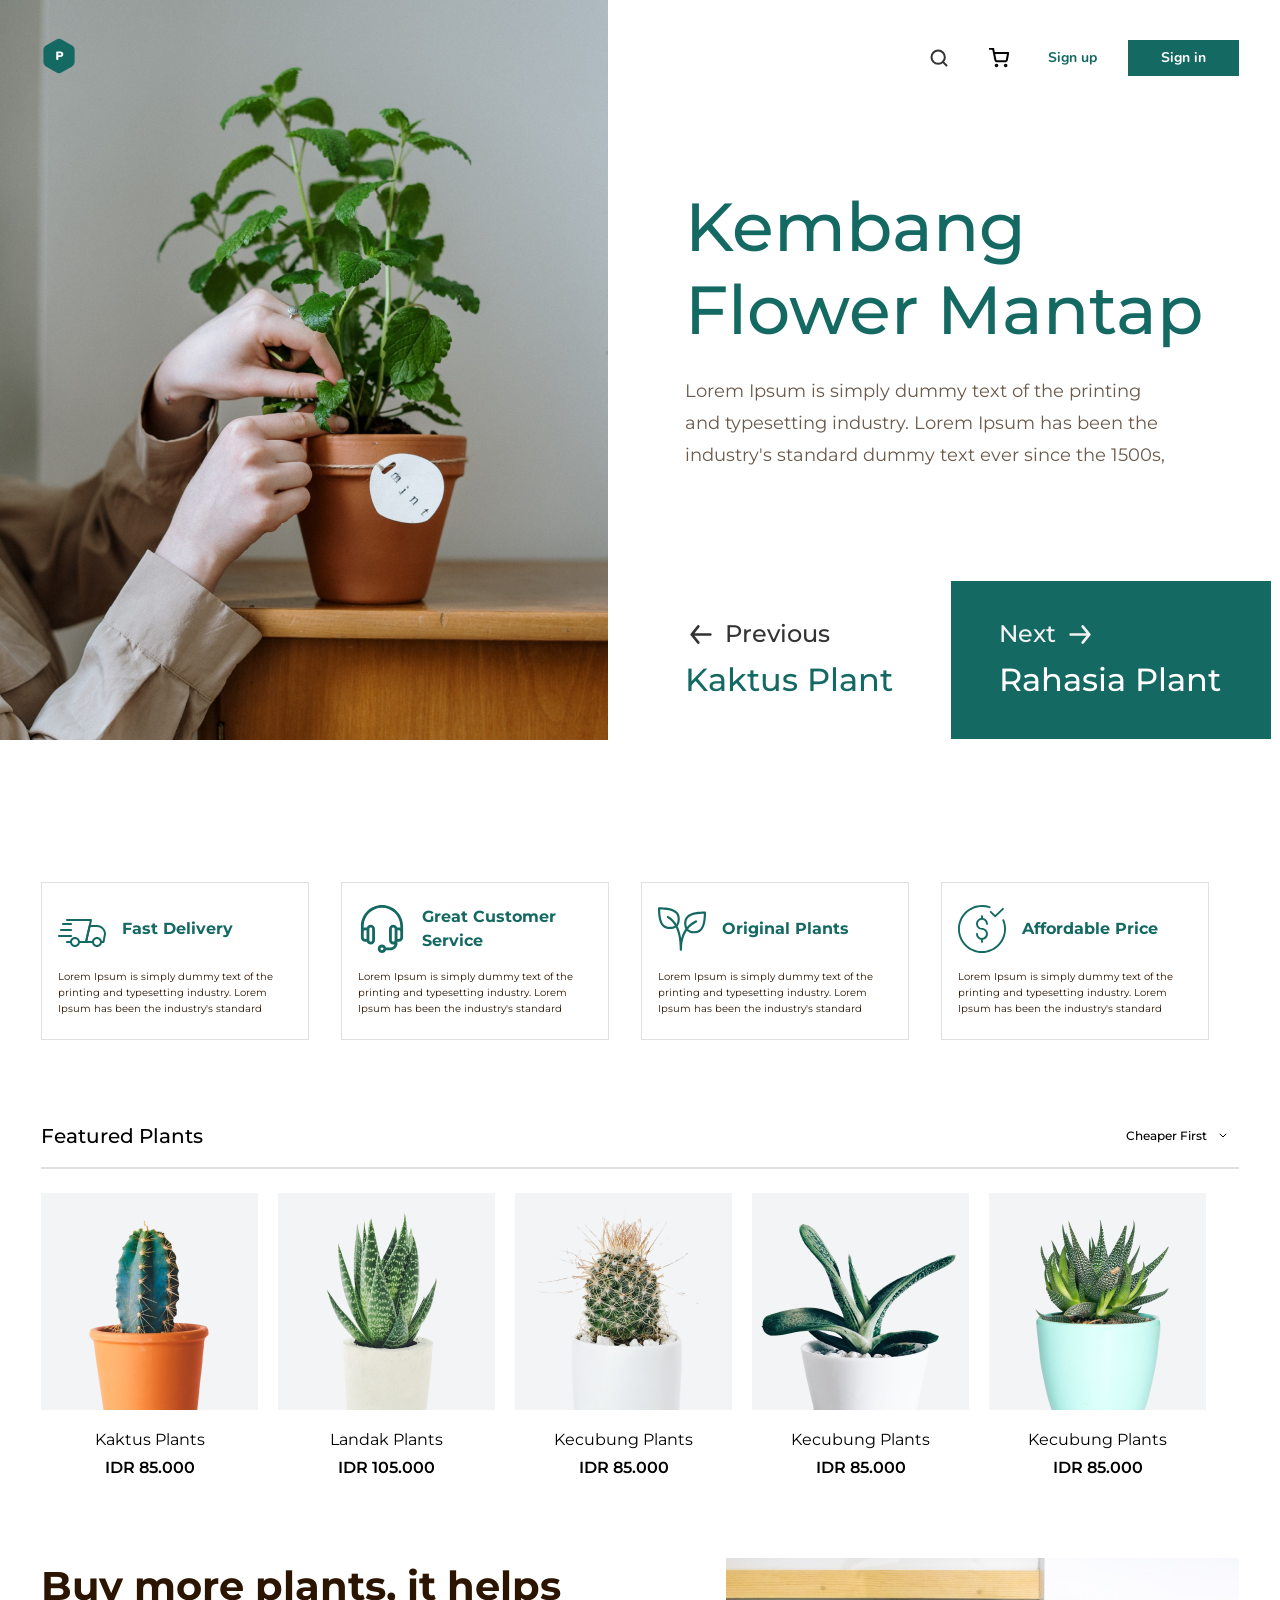
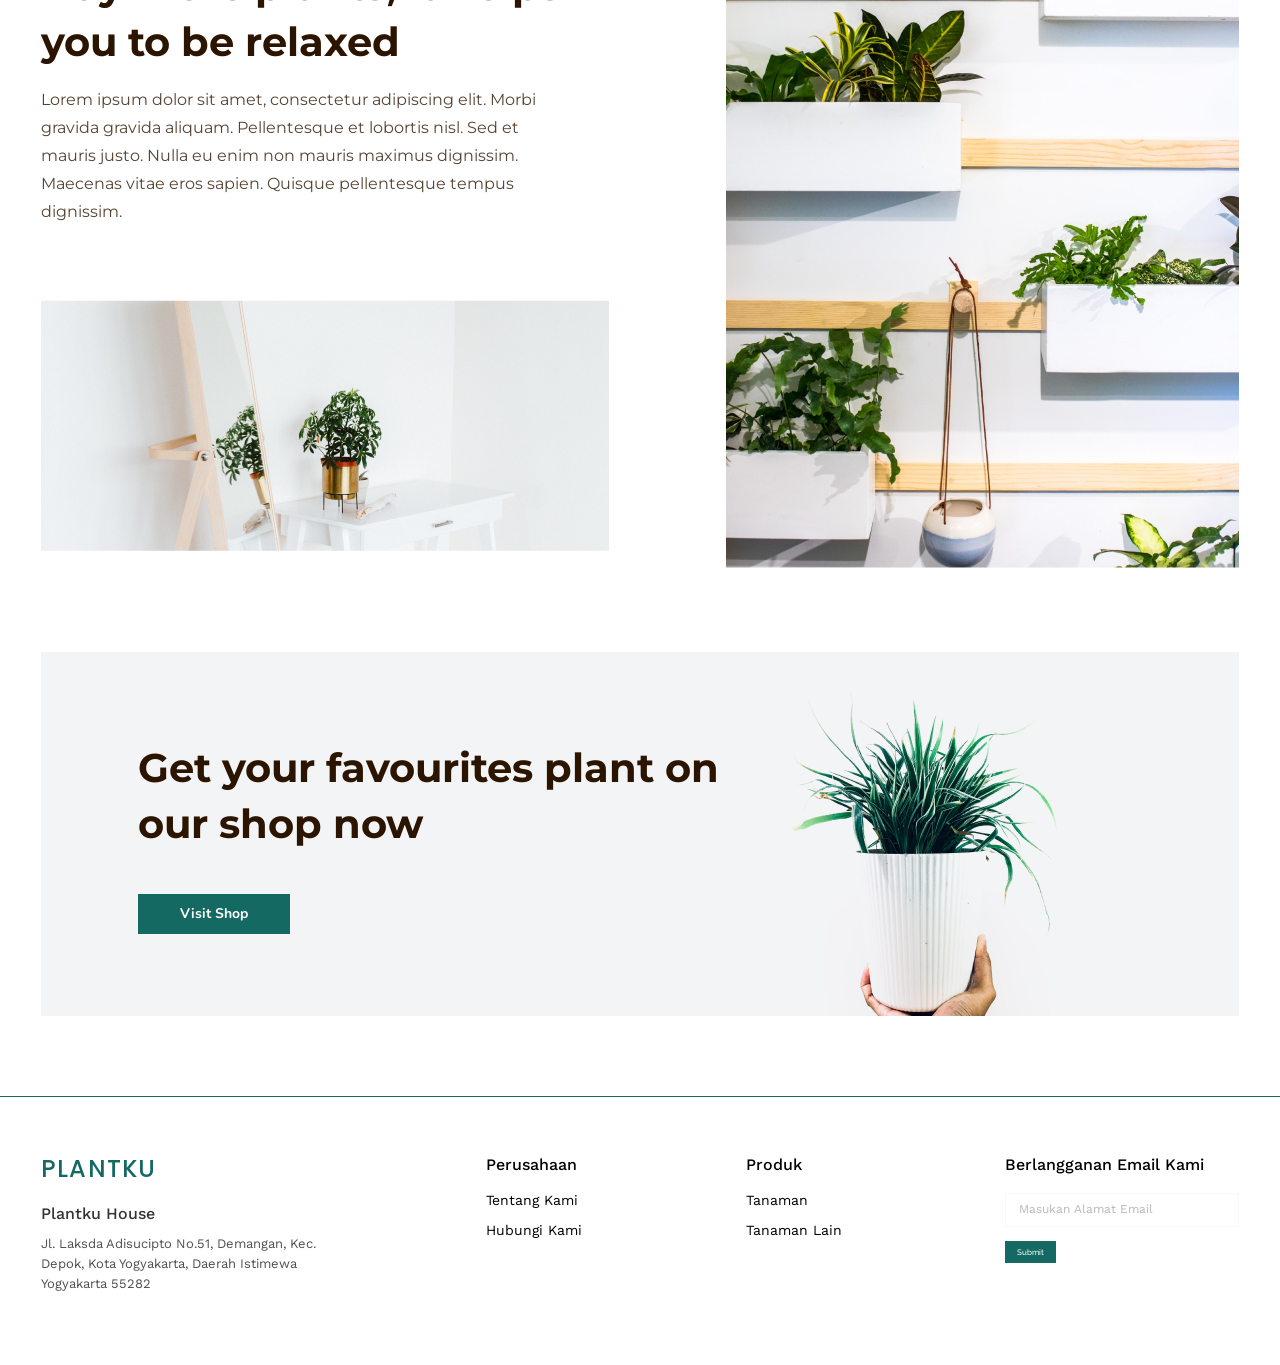
<file: index.html>
<!DOCTYPE html>
<html lang="en">
<head>
    <meta charset="UTF-8">
    <meta http-equiv="X-UA-Compatible" content="IE=edge">
    <meta name="viewport" content="width=device-width, initial-scale=1.0">
    <link rel="stylesheet" href="css/style.css">
    <title>Plants</title>
</head>
<body>
    <div class="wrapper">
        <div class="outer-conteiner">
            <!-- Header -->
            <header class="header">
                <!-- Navigation -->
                <div class="header__container">
                    <div class="header__wrapper">
                        <nav class="nav">
                            <!-- Logotype -->
                            <div class="nav__logo logo"><img src="img/header/image/logo.svg" alt=""></div>
                            <!-- Menu -->
                            <div class="nav__elements">
                                <div class="nav__icons">
                                        <img id="search" src="img/header/image/search.svg" alt="">
                                        <img id="cart" src="img/header/image/shopping-cart.svg" alt="">
                                </div>
                                <button class="btn sign-up-btn"><a href="#">Sign up</a></button>
                                <button class="btn btn_green sign-in-btn"><a href="#">Sign in</a></button>
                            </div>
                        </nav>
                    </div>
                </div>
                <!-- Header body -->
                <div class="header__body body-header">
                    <!-- Main image -->
                        <div class="body-header__image">
                            <img src="img/header/image/bg.png" alt=''>
                        </div>
                        <!-- Textblock -->
                        <div class="body-header__textblock textblock-header">
                            <h1 class="textblock-header__title">Kembang Flower Mantap</h1>
                            <p class="textblock-header__text">Lorem Ipsum is simply dummy text of the printing and typesetting industry. Lorem Ipsum has been the industry's standard dummy text ever since the 1500s, </p>
                            <div class="textblock-header__slider slider-header">
                                <div id="prev" class="slider-header__item item-header">
                                    <h5 class="item-header__btn">Previous</h5>
                                    <h4 class="item-header__title">Kaktus Plant</h4>
                                </div>
            
                                <div id="next" class="slider-header__item item-header">
                                    <h5 class="item-header__btn">Next</h5>
                                    <h4 class="item-header__title">Rahasia Plant</h4>
                                </div>
                            </div>
                        </div>
                </div>
            </header>
            
            <!-- Main page -->
            <main class="page">
                  <!-- Cards -->
                  <section class="page__cards cards">
                    <div class="cards__container">
                        <!-- Cards elements -->
                        <div class="cards__elements">
                            <div class="cards__element element-cards">
                                <div class="element-cards__logo">
                                    <img src="img/cards/01.svg" alt="">
                                    <h3 class="element-cards__title">Fast Delivery</h3>
                                </div>
                                 <p class="element-cards__text">Lorem Ipsum is simply dummy text of the printing and typesetting industry. Lorem Ipsum has been the industry's standard </p>   
                            </div>
                            <div class="cards__element element-cards">
                                <div class="element-cards__logo">
                                    <img src="img/cards/02.svg" alt="">
                                    <h3 class="element-cards__title">Great Customer Service</h3>
                                </div>
                                 <p class="element-cards__text">Lorem Ipsum is simply dummy text of the printing and typesetting industry. Lorem Ipsum has been the industry's standard </p>   
                            </div>
                            <div class="cards__element element-cards">
                                <div class="element-cards__logo">
                                    <img src="img/cards/03.svg" alt="">
                                    <h3 class="element-cards__title">Original Plants</h3>
                                </div>
                                 <p class="element-cards__text">Lorem Ipsum is simply dummy text of the printing and typesetting industry. Lorem Ipsum has been the industry's standard </p>   
                            </div>
                            <div class="cards__element element-cards">
                                <div class="element-cards__logo">
                                    <img src="img/cards/04.svg" alt="">
                                    <h3 class="element-cards__title">Affordable Price</h3>
                                </div>
                                 <p class="element-cards__text">Lorem Ipsum is simply dummy text of the printing and typesetting industry. Lorem Ipsum has been the industry's standard </p>   
                            </div>
            
                        </div>
                    </div>
                  </section>
                  
                  <!-- Plants collection  -->
                  <section class="page__plants plants">
                    <div class="plants__container">
                        <div class="plants__row">
                            <h3 class="plants__title">Featured Plants</h3>
                            <h4 class="plants__filter">Cheaper First <img src="img/plants/arrow.svg" alt=''></h4>
                        </div>
                        <!-- Plants collection -->
                        <div class="plants__body body-plants">
            
                            <div class="body-plants__element element-plant">
                                <div class="element-plant__image">
                                    <img src="img/plants/01.png" alt="">
                                </div>
                                <h3 class="element-plant__title">Kaktus Plants</h3>
                                <h3 class="element-plant__price">IDR 85.000</h3>
                            </div>
                            <div class="body-plants__element element-plant">
                                <div class="element-plant__image">
                                    <img src="img/plants/02.png" alt="">
                                </div>
                                <h3 class="element-plant__title">Landak Plants</h3>
                                <h3 class="element-plant__price">IDR 105.000</h3>
                            </div>
                            <div class="body-plants__element element-plant">
                                <div class="element-plant__image">
                                    <img src="img/plants/03.png" alt="">
                                </div>
                                <h3 class="element-plant__title">Kecubung Plants</h3>
                                <h3 class="element-plant__price">IDR 85.000</h3>
                            </div>
                            <div class="body-plants__element element-plant">
                                <div class="element-plant__image">
                                    <img src="img/plants/04.png" alt="">
                                </div>
                                <h3 class="element-plant__title">Kecubung Plants</h3>
                                <h3 class="element-plant__price">IDR 85.000</h3>
                            </div>
                            <div class="body-plants__element element-plant">
                                <div class="element-plant__image">
                                    <img src="img/plants/05.png" alt="">
                                </div>
                                <h3 class="element-plant__title">Kecubung Plants</h3>
                                <h3 class="element-plant__price">IDR 85.000</h3>
                            </div>
                        </div>
                    </div>
                  </section>
            
                  <!-- article -->
                  <section class="page__relax relax">
                    <div class="relax__container">
                        <div class="relax__body body-relax">
                            <!-- Textblock -->
                            <div class="body-relax__textblock textblock-relax">
                                <h2 class="textblock-relax__title">Buy more plants, it helps you to be relaxed </h2>
                                <p class="textblock-relax__text">Lorem ipsum dolor sit amet, consectetur adipiscing elit. Morbi gravida gravida aliquam. Pellentesque et lobortis nisl. Sed et mauris justo. Nulla eu enim non mauris maximus dignissim. Maecenas vitae eros sapien. Quisque pellentesque tempus dignissim.</p>
                                <div class="textblock-relax__image">
                                    <img src="img/relaxed/picture.png" alt=''>
                                </div>
                            </div>
                            <!-- Image -->
                            <div class="body-relax__image">
                                <img src="img/relaxed/bg.png" alt="">
                            </div>
                        </div>
                    </div>
                  </section>
            
                  <!-- Favourite plants -->
                  <section class="page__favourite favourite">
                    <div class="favourite__container">
                        <div class="favourite__body body-favourite">
                            <!-- Textblock -->
                            <div class="body-favourite__textblock textblock-favourite">
                                <h3 class="textblock-favourite__title">Get your favourites plant on our shop now</h3>
                                <btn class="textblock-favourite__button btn btn_green">Visit Shop</btn>
                            </div>
                            <!-- Image -->
                            <div class="body-favourite__img">
                                <img src="img/favourite/main.png" alt=''>
                            </div>
                        </div>
                    </div>
                  </section>
            </main>
            
            <!-- Footer -->
            <footer class="footer">
                <div class="footer__container">
                    <!-- Footer's column -->
                    <div class="footer__body body-footer">
            
                        <div class="body-footer__main-block main-block-footer">
                            <h3 class="main-block-footer__title">plantku</h3>
                            <h4 class="main-block-footer__subtitle">Plantku House</h4>
                            <p class="main-block-footer__text">Jl. Laksda Adisucipto No.51, Demangan, Kec. Depok, Kota Yogyakarta, Daerah Istimewa Yogyakarta 55282</p>
                        </div>
                        
                        <div class="body-footer__list">
                            <h4 class="body-footer__title">Perusahaan</h4>
                            <ul class="body-footer__items">
                                <li class="body-footer__item">Tentang Kami</li>
                                <li class="body-footer__item">Hubungi Kami</li>
                            </ul>
                        </div>
            
                        <div class="body-footer__list">
                            <h4 class="body-footer__title">Produk</h4>
                            <ul class="body-footer__items">
                                <li class="body-footer__item">Tanaman</li>
                                <li class="body-footer__item">Tanaman Lain</li>
                            </ul>
                        </div>
            
                        <div class="body-footer__email email-footer">
                            <h4 class="body-footer__title">Berlangganan Email Kami</h4>
                            <input class="email-footer__input" type="text" placeholder="Masukan Alamat Email">
                            <input class="email-footer__button btn btn_green" type="submit" value="submit">
                        </div>
                    </div>
                </div>
            </footer>
        </div>

    </div>
</body>
</html>
</file>
<file: css/style.css>
@import url(https://fonts.googleapis.com/css?family=Montserrat:regular,500,600,700);
@import url(https://fonts.googleapis.com/css?family=Work+Sans:regular,500);
@import url(https://fonts.googleapis.com/css?family=Nunito:700,900);
@import url(https://fonts.googleapis.com/css?family=Poppins:500);
@import url(https://fonts.googleapis.com/css?family=Raleway:500);
* {
  padding: 0;
  margin: 0;
  -webkit-box-sizing: border-box;
          box-sizing: border-box;
}

ul, li {
  list-style: none;
}

a {
  text-decoration: none;
  color: inherit;
  font-size: inherit;
  font-weight: inherit;
}

[class*=__container] {
  margin: 0 15px;
  max-width: 1198px;
  margin: 0 auto;
}

[class*=page__] {
  margin-bottom: 80px;
}

.body {
  width: 100%;
}

.wrapper {
  overflow: hidden;
  position: relative;
  width: 100%;
  font-family: "Montserrat";
  font-weight: 400;
}

.outer-conteiner {
  max-width: 1280px;
  margin: 0 auto;
  display: -webkit-box;
  display: -ms-flexbox;
  display: flex;
  -webkit-box-orient: vertical;
  -webkit-box-direction: normal;
      -ms-flex-direction: column;
          flex-direction: column;
}

.logo {
  cursor: pointer;
}

.btn {
  display: -webkit-box;
  display: -ms-flexbox;
  display: flex;
  -webkit-box-pack: center;
      -ms-flex-pack: center;
          justify-content: center;
  -webkit-box-align: center;
      -ms-flex-align: center;
          align-items: center;
  height: 36px;
  border: none;
  width: 111px;
  cursor: pointer;
  font-family: "Nunito";
  font-style: normal;
  font-weight: 700;
  font-size: 14px;
  line-height: 1.42;
}
.btn_green {
  background-color: #156963;
  color: white;
  -webkit-transition: all 0.4s ease 0s;
  transition: all 0.4s ease 0s;
  border: 3px solid #156963;
}
@media (min-width: 770px) {
  .btn_green:hover {
    background-color: transparent;
    color: #156963;
  }
}

.header {
  height: 740px;
}
.header__container {
  position: relative;
}
.header__wrapper {
  width: 100%;
  position: absolute;
  z-index: 10;
  top: 40px;
  left: 0;
}
.header .nav {
  display: -webkit-box;
  display: -ms-flexbox;
  display: flex;
  -webkit-box-pack: justify;
      -ms-flex-pack: justify;
          justify-content: space-between;
  -webkit-box-align: center;
      -ms-flex-align: center;
          align-items: center;
  height: 36px;
}
.header__body {
  display: -webkit-box;
  display: -ms-flexbox;
  display: flex;
  gap: 6.01%;
  width: 100%;
}

.nav__elements {
  display: -webkit-box;
  display: -ms-flexbox;
  display: flex;
}
.nav__icons {
  display: -webkit-box;
  display: -ms-flexbox;
  display: flex;
  gap: 40px;
  margin-right: 8px;
  -webkit-box-align: center;
      -ms-flex-align: center;
          align-items: center;
}
.nav__icons img {
  width: 20px;
  height: 20px;
  cursor: pointer;
  -webkit-transition: all 0.8s ease 0s;
  transition: all 0.8s ease 0s;
}
@media (min-width: 770px) {
  .nav__icons img:hover {
    -webkit-transform: scale(1.1);
            transform: scale(1.1);
  }
}

.sign-up-btn {
  color: #156963;
  background-color: transparent;
}

.body-header__textblock {
  display: -webkit-box;
  display: -ms-flexbox;
  display: flex;
  -webkit-box-orient: vertical;
  -webkit-box-direction: normal;
      -ms-flex-direction: column;
          flex-direction: column;
  width: 583px;
  margin-top: 186px;
}

.textblock-header__title {
  margin-bottom: 24px;
  font-weight: 500;
  font-size: 68px;
  line-height: 1.22;
  color: #156963;
}
.textblock-header__text {
  color: #2C1500;
  font-size: 18px;
  line-height: 1.77;
  max-width: 493px;
  opacity: 70%;
  margin-bottom: 110px;
}
.textblock-header__slider {
  display: -webkit-box;
  display: -ms-flexbox;
  display: flex;
  width: 586px;
  -webkit-box-align: center;
      -ms-flex-align: center;
          align-items: center;
  -webkit-box-pack: justify;
      -ms-flex-pack: justify;
          justify-content: space-between;
}

.item-header__btn {
  font-weight: 500;
  font-size: 24px;
  line-height: 1.2;
  margin-bottom: 12px;
  cursor: pointer;
}
.item-header__title {
  font-weight: 500;
  font-size: 32px;
  line-height: 1.21;
  display: inline;
}

#prev {
  width: 213px;
}
#prev h5 {
  color: #333333;
  background: url("../img/header/image/prev-arrow.svg") left no-repeat;
  padding-left: 40px;
}
#prev h4 {
  color: #156963;
}

#next {
  background-color: #156963;
  padding: 39px 48px;
  width: 320px;
}
#next h5 {
  max-width: 97px;
  color: #F2F2F2;
  background: url("../img/header/image/next-arrow.svg") right no-repeat;
  padding-right: 40px;
}
#next h4 {
  color: white;
}

.cards {
  margin-top: 142px;
}
.cards__elements {
  display: -webkit-box;
  display: -ms-flexbox;
  display: flex;
  gap: 32px;
}
.cards__element {
  max-width: 268px;
  padding: 22px 16px;
  border: 1px solid #E0E0E0;
  cursor: pointer;
  -webkit-transition: all 1s ease 0s;
  transition: all 1s ease 0s;
}
@media (min-width: 770px) {
  .cards__element:hover {
    -webkit-transform: scale(1.2);
            transform: scale(1.2);
    border: 4px solid #E0E0E0;
    padding-bottom: 4px;
    margin: -3px 0px;
  }
}

.element-cards__logo {
  display: -webkit-box;
  display: -ms-flexbox;
  display: flex;
  gap: 16px;
  -webkit-box-align: center;
      -ms-flex-align: center;
          align-items: center;
  margin-bottom: 16px;
  max-width: 201px;
}
.element-cards__title {
  font-family: "Montserrat";
  font-style: normal;
  font-weight: 700;
  font-size: 16px;
  line-height: 1.5;
  color: #156963;
}
.element-cards__text {
  font-size: 10px;
  line-height: 1.6;
  color: #2C1500;
}

.plants__row {
  display: -webkit-box;
  display: -ms-flexbox;
  display: flex;
  -webkit-box-pack: justify;
      -ms-flex-pack: justify;
          justify-content: space-between;
  -webkit-box-align: center;
      -ms-flex-align: center;
          align-items: center;
  color: #000000;
  margin-bottom: 16px;
}
.plants__title {
  font-weight: 500;
  font-size: 20px;
  line-height: 1.2;
}
.plants__filter {
  padding: 8px 12px;
  font-weight: 500;
  font-size: 12px;
  line-height: 15px;
  display: -webkit-box;
  display: -ms-flexbox;
  display: flex;
  -webkit-box-align: center;
      -ms-flex-align: center;
          align-items: center;
  gap: 12px;
  cursor: pointer;
}
.plants__body {
  display: -webkit-box;
  display: -ms-flexbox;
  display: flex;
  gap: 20px;
  padding-top: 24px;
  border-top: 2px solid #E0E0E0;
}

.element-plant {
  text-align: center;
  color: #000000;
}
.element-plant__image {
  overflow: hidden;
  width: 100%;
  margin-bottom: 16px;
}
.element-plant__image img {
  -webkit-transition: all 0.5s ease 0s;
  transition: all 0.5s ease 0s;
  cursor: pointer;
}
@media (min-width: 770px) {
  .element-plant__image img:hover {
    -webkit-transform: scale(1.2);
            transform: scale(1.2);
  }
}
.element-plant__title {
  font-size: 16px;
  line-height: 1.25;
  margin-bottom: 8px;
  font-weight: 400;
}
.element-plant__price {
  font-weight: 600;
  font-size: 16px;
  line-height: 1.25;
}

.relax__body {
  display: -webkit-box;
  display: -ms-flexbox;
  display: flex;
  gap: 84px;
}

.body-relax__textblock {
  color: #2C1500;
}
.textblock-relax__title {
  font-size: 40px;
  line-height: 1.4;
  font-weight: 700;
  margin-bottom: 16px;
}
.textblock-relax__text {
  font-size: 16px;
  line-height: 1.75;
  opacity: 80%;
  max-width: 506px;
  margin-bottom: 74px;
}
.favourite__body {
  background-color: #F3F4F6;
  display: -webkit-box;
  display: -ms-flexbox;
  display: flex;
  padding-left: 97px;
  gap: 6px;
}

.body-favourite__textblock {
  margin-top: 88px;
  max-width: 585px;
}
.body-favourite__img {
  overflow: hidden;
}
.body-favourite__img img {
  -webkit-transform: translateY(40px);
          transform: translateY(40px);
  -webkit-transition: all 1s ease 0s;
  transition: all 1s ease 0s;
}
@media (min-width: 770px) {
  .body-favourite__img img:hover {
    -webkit-transform: translateY(0);
            transform: translateY(0);
  }
}

.textblock-favourite__title {
  font-weight: 700;
  font-size: 40px;
  line-height: 1.4;
  color: #2C1500;
}
.textblock-favourite__button {
  width: 152px;
  height: 40px;
  margin-top: 42px;
}

.footer {
  border-top: 1px solid #156963;
  padding: 60px 0px 71px 0px;
}
.footer__body {
  display: -webkit-box;
  display: -ms-flexbox;
  display: flex;
  -webkit-box-pack: justify;
      -ms-flex-pack: justify;
          justify-content: space-between;
}
.footer__body div {
  display: -webkit-box;
  display: -ms-flexbox;
  display: flex;
  -webkit-box-orient: vertical;
  -webkit-box-direction: normal;
      -ms-flex-direction: column;
          flex-direction: column;
}

.body-footer__main-block {
  max-width: 282px;
}
.body-footer__title {
  font-family: "Work Sans";
  font-weight: 500;
  font-size: 16px;
  line-height: 1;
  color: #000000;
  margin-bottom: 20px;
}
.body-footer__items {
  display: -webkit-box;
  display: -ms-flexbox;
  display: flex;
  -webkit-box-orient: vertical;
  -webkit-box-direction: normal;
      -ms-flex-direction: column;
          flex-direction: column;
  gap: 14px;
}
.body-footer__item {
  font-family: "Work Sans";
  font-weight: 400;
  font-size: 14px;
  line-height: 1.14;
  color: #000000;
  cursor: pointer;
}

.main-block-footer__title {
  font-family: "Poppins";
  font-style: normal;
  font-weight: 500;
  font-size: 24px;
  line-height: 1;
  letter-spacing: 0.05em;
  text-transform: uppercase;
  color: #156963;
  cursor: pointer;
  margin-bottom: 24px;
}
.main-block-footer__subtitle {
  font-family: "Work Sans";
  font-weight: 500;
  font-size: 16px;
  line-height: 1.18;
  color: #333333;
  margin-bottom: 10px;
}
.main-block-footer__text {
  font-family: "Work Sans";
  font-size: 13px;
  line-height: 1.53;
  color: #4F4F4F;
}

.email-footer__input {
  padding: 8px 13px;
  border: 1px solid #F2F2F2;
  width: 234px;
  margin-bottom: 14px;
  color: #000;
  opacity: 50%;
  font-family: "Work Sans";
  font-weight: 400;
  font-size: 12px;
  line-height: 1.33;
}
.email-footer__input:focus, .email-footer__input:active {
  outline: none;
}
.email-footer__button {
  width: 51px;
  height: 22px;
  font-family: "Raleway";
  font-style: normal;
  font-weight: 500;
  font-size: 8px;
  line-height: 1.75;
  text-align: center;
  text-transform: capitalize;
}
</file>
